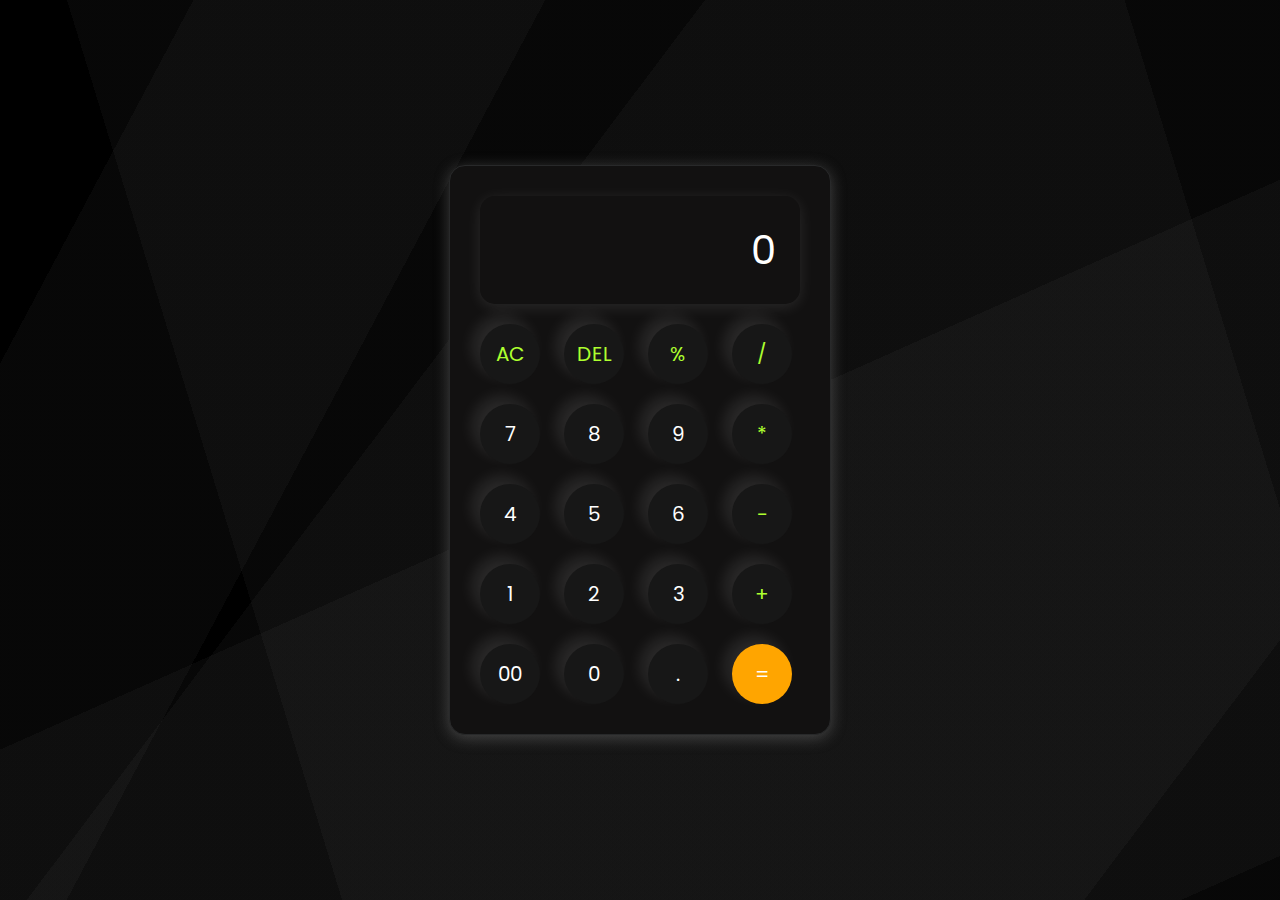
<file: Simple Calculator/index.html>
<!DOCTYPE html>
<html lang="en">

<head>
    <meta charset="UTF-8">
    <meta name="viewport" content="width=device-width, initial-scale=1.0">
    <title>Calculator</title>
    <link rel="stylesheet" href="/Simple Calculator/style.css">

</head>

<body>
    <div class="calculator">
        <input type="text" placeholder="0" id="inputBox">
        <div>
            <button class="operator">AC</button>
            <button class="operator">DEL</button>
            <button class="operator">%</button>
            <button class="operator">/</button>
        </div>
        <div>
            <button>7</button>
            <button>8</button>
            <button>9</button>
            <button class="operator">*</button>
        </div>
        <div>
            <button>4</button>
            <button>5</button>
            <button>6</button>
            <button class="operator">-</button>
        </div>
        <div>
            <button>1</button>
            <button>2</button>
            <button>3</button>
            <button class="operator">+</button>
        </div>
        <div>
            <button>00</button>
            <button>0</button>
            <button>.</button>
            <button class="equalbtn">=</button>
        </div>
    </div>
    <script src="/Simple Calculator/script.js"></script>
</body>

</html>
</file>
<file: Simple Calculator/style.css>
@import url('https://fonts.googleapis.com/css2?family=Poppins:wght@500&display=swap');

*{
    margin: 0;
    padding: 0;
    box-sizing: border-box;
    font-family: 'Poppins', sans-serif;
}

body{
    width: 100%;
    height: 100vh;
    display: flex;
    justify-content: center;
    align-items: center;
    background-image: linear-gradient(307deg, transparent 0%, transparent 10%,rgba(190, 190, 190,0.04) 10%, rgba(190, 190, 190,0.04) 64%,transparent 64%, transparent 100%),linear-gradient(118deg, transparent 0%, transparent 11%,rgba(190, 190, 190,0.04) 11%, rgba(190, 190, 190,0.04) 31%,transparent 31%, transparent 100%),linear-gradient(73deg, transparent 0%, transparent 22%,rgba(190, 190, 190,0.04) 22%, rgba(190, 190, 190,0.04) 90%,transparent 90%, transparent 100%),linear-gradient(156deg, transparent 0%, transparent 51%,rgba(190, 190, 190,0.04) 51%, rgba(190, 190, 190,0.04) 97%,transparent 97%, transparent 100%),linear-gradient(90deg, rgb(0,0,0),rgb(0,0,0));
}

.calculator{
    border: 1px solid #28292a;
    padding: 20px;
    border-radius: 16px;
    background-color: rgb(18, 17, 17);
    box-shadow: 0px 3px 15px rgba(145, 145, 145, 0.4);
}

input{
    width: 320px;
    border: none;
    padding: 24px;
    margin: 10px;
    background:transparent;
    box-shadow: 0px 3px 15px rgba(255, 255, 255, 0.1);
    font-size: 40px;
    text-align: right;
    border-radius: 15px;
    cursor: pointer;
    color: white;
}

input::placeholder{
    color: white;
}

button{
    border: none;
    width: 60px;
    height: 60px;
    margin: 10px;
    border-radius: 50%;
    background-color: #171717;
    color: white;
    font-size: 20px;
    box-shadow: -8px -8px 15px #ffffff1a;
    cursor: pointer;
    transition: background-color 0.3s;
}

button:active{
    background-color: #28292a;
}

.equalbtn{
    background-color: orange;
}

.operator{
    color: greenyellow;
}
</file>
